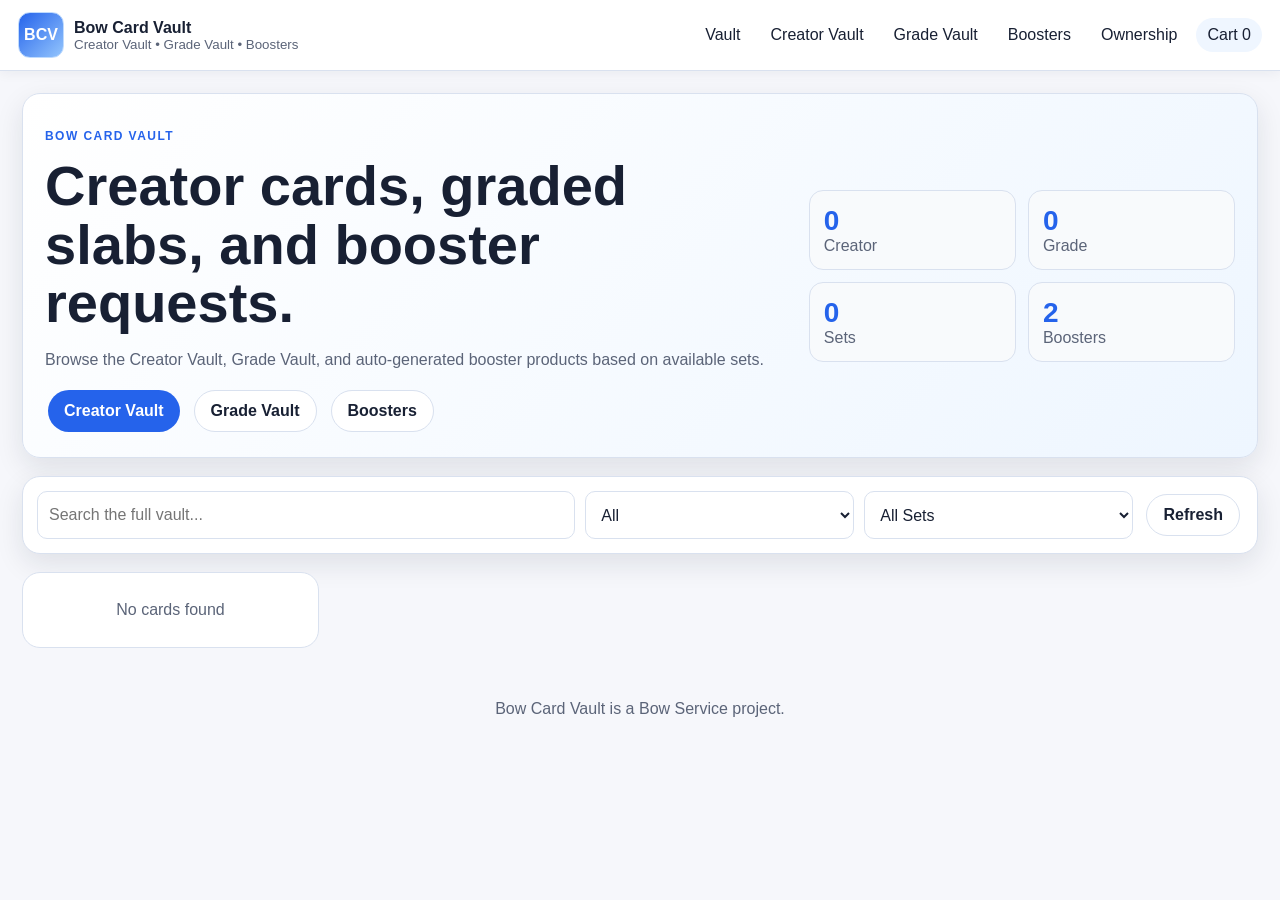
<file: index.html>
<!DOCTYPE html><html lang="en"><head><meta charset="UTF-8"><meta name="viewport" content="width=device-width,initial-scale=1.0"><title>Bow Card Vault</title><link rel="stylesheet" href="css/styles.css"></head><body><div id="toast" class="toast"></div><header class="top"><div class="top-inner"><a class="brand" href="index.html"><span class="brand-mark">BCV</span><div><strong>Bow Card Vault</strong><small>Creator Vault • Grade Vault • Boosters</small></div></a><button id="menuBtn" class="menu">☰</button><nav id="nav" class="nav"><a href="index.html">Vault</a><a href="pages/creator.html">Creator Vault</a><a href="pages/grade.html">Grade Vault</a><a href="pages/boosters.html">Boosters</a><a href="pages/ownership.html">Ownership</a><a class="cart-pill" href="pages/cart.html">Cart <span id="cartCount">0</span></a></nav></div></header><main class="page"><section class="hero"><div><p class="eyebrow">Bow Card Vault</p><h1>Creator cards, graded slabs, and booster requests.</h1><p>Browse the Creator Vault, Grade Vault, and auto-generated booster products based on available sets.</p><div class="actions"><a class="primary" href="pages/creator.html">Creator Vault</a><a class="secondary" href="pages/grade.html">Grade Vault</a><a class="secondary" href="pages/boosters.html">Boosters</a></div></div><div class="stats"><span><b id="creatorCount">0</b>Creator</span><span><b id="gradeCount">0</b>Grade</span><span><b id="setCount">0</b>Sets</span><span><b id="boosterCount">0</b>Boosters</span></div></section><section class="toolbar"><input id="search" placeholder="Search the full vault..."><select id="typeFilter"><option value="">All</option><option value="creator">Creator</option><option value="grade">Grade</option></select><select id="setFilter"><option value="">All Sets</option></select><button class="secondary" id="refreshBtn">Refresh</button></section><section id="grid" class="grid"></section></main><footer>Bow Card Vault is a Bow Service project.</footer><script src="config.js"></script><script src="js/utils.js"></script><script src="js/data.js"></script><script src="js/cart.js"></script><script src="js/home.js"></script></body></html>
</file>
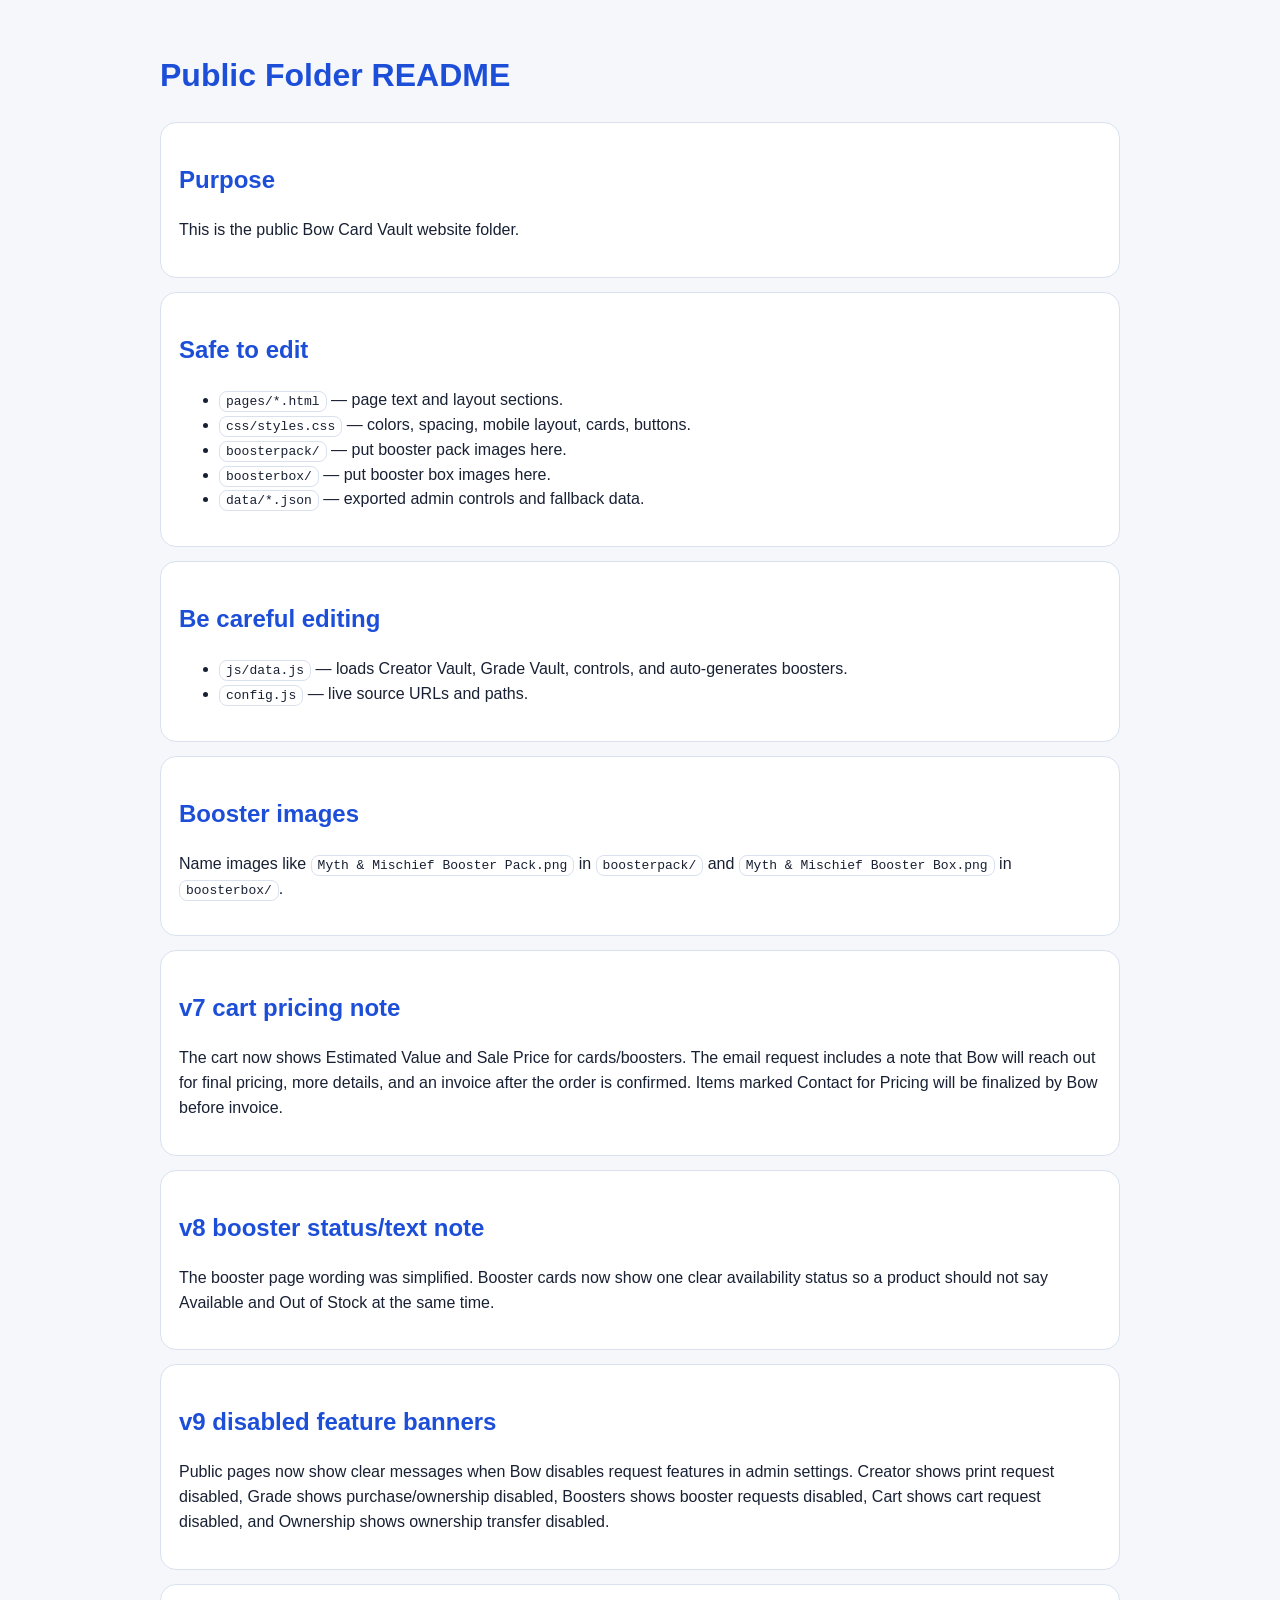
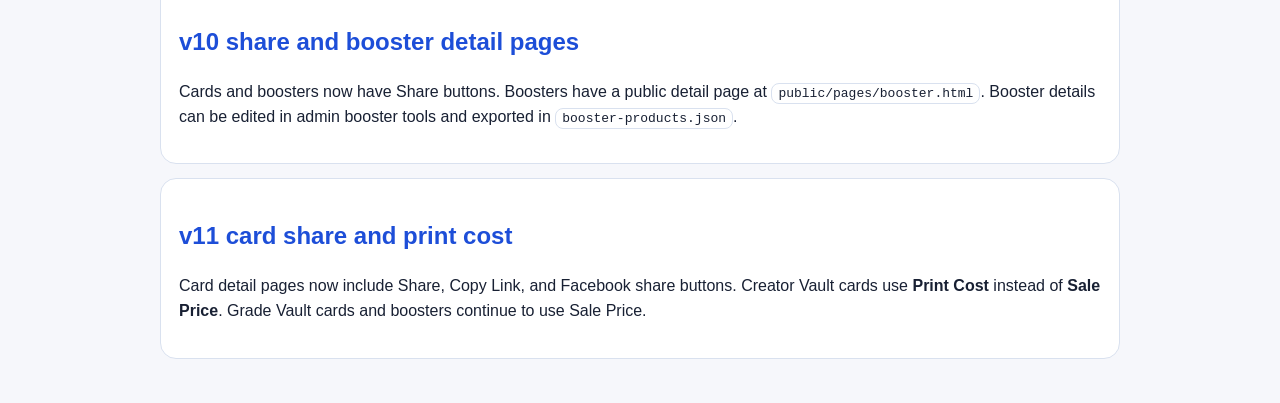
<file: README.html>
<!DOCTYPE html><html><head><meta charset="UTF-8"><title>Public Folder README</title><style>body{font-family:Inter,Segoe UI,Arial,sans-serif;max-width:960px;margin:auto;padding:30px;line-height:1.55;background:#f6f7fb;color:#182033}code,pre{background:#fff;border:1px solid #d9e1ef;border-radius:8px;padding:2px 6px}section{background:white;border:1px solid #d9e1ef;border-radius:16px;padding:18px;margin:14px 0}h1,h2{color:#1d4ed8}</style></head><body><h1>Public Folder README</h1><section><h2>Purpose</h2><p>This is the public Bow Card Vault website folder.</p></section><section><h2>Safe to edit</h2><ul><li><code>pages/*.html</code> — page text and layout sections.</li><li><code>css/styles.css</code> — colors, spacing, mobile layout, cards, buttons.</li><li><code>boosterpack/</code> — put booster pack images here.</li><li><code>boosterbox/</code> — put booster box images here.</li><li><code>data/*.json</code> — exported admin controls and fallback data.</li></ul></section><section><h2>Be careful editing</h2><ul><li><code>js/data.js</code> — loads Creator Vault, Grade Vault, controls, and auto-generates boosters.</li><li><code>config.js</code> — live source URLs and paths.</li></ul></section><section><h2>Booster images</h2><p>Name images like <code>Myth & Mischief Booster Pack.png</code> in <code>boosterpack/</code> and <code>Myth & Mischief Booster Box.png</code> in <code>boosterbox/</code>.</p></section></body></html><section><h2>v7 cart pricing note</h2><p>The cart now shows Estimated Value and Sale Price for cards/boosters. The email request includes a note that Bow will reach out for final pricing, more details, and an invoice after the order is confirmed. Items marked Contact for Pricing will be finalized by Bow before invoice.</p></section><section><h2>v8 booster status/text note</h2><p>The booster page wording was simplified. Booster cards now show one clear availability status so a product should not say Available and Out of Stock at the same time.</p></section><section><h2>v9 disabled feature banners</h2><p>Public pages now show clear messages when Bow disables request features in admin settings. Creator shows print request disabled, Grade shows purchase/ownership disabled, Boosters shows booster requests disabled, Cart shows cart request disabled, and Ownership shows ownership transfer disabled.</p></section><section><h2>v10 share and booster detail pages</h2><p>Cards and boosters now have Share buttons. Boosters have a public detail page at <code>public/pages/booster.html</code>. Booster details can be edited in admin booster tools and exported in <code>booster-products.json</code>.</p></section><section><h2>v11 card share and print cost</h2><p>Card detail pages now include Share, Copy Link, and Facebook share buttons. Creator Vault cards use <strong>Print Cost</strong> instead of <strong>Sale Price</strong>. Grade Vault cards and boosters continue to use Sale Price.</p></section>
</file>
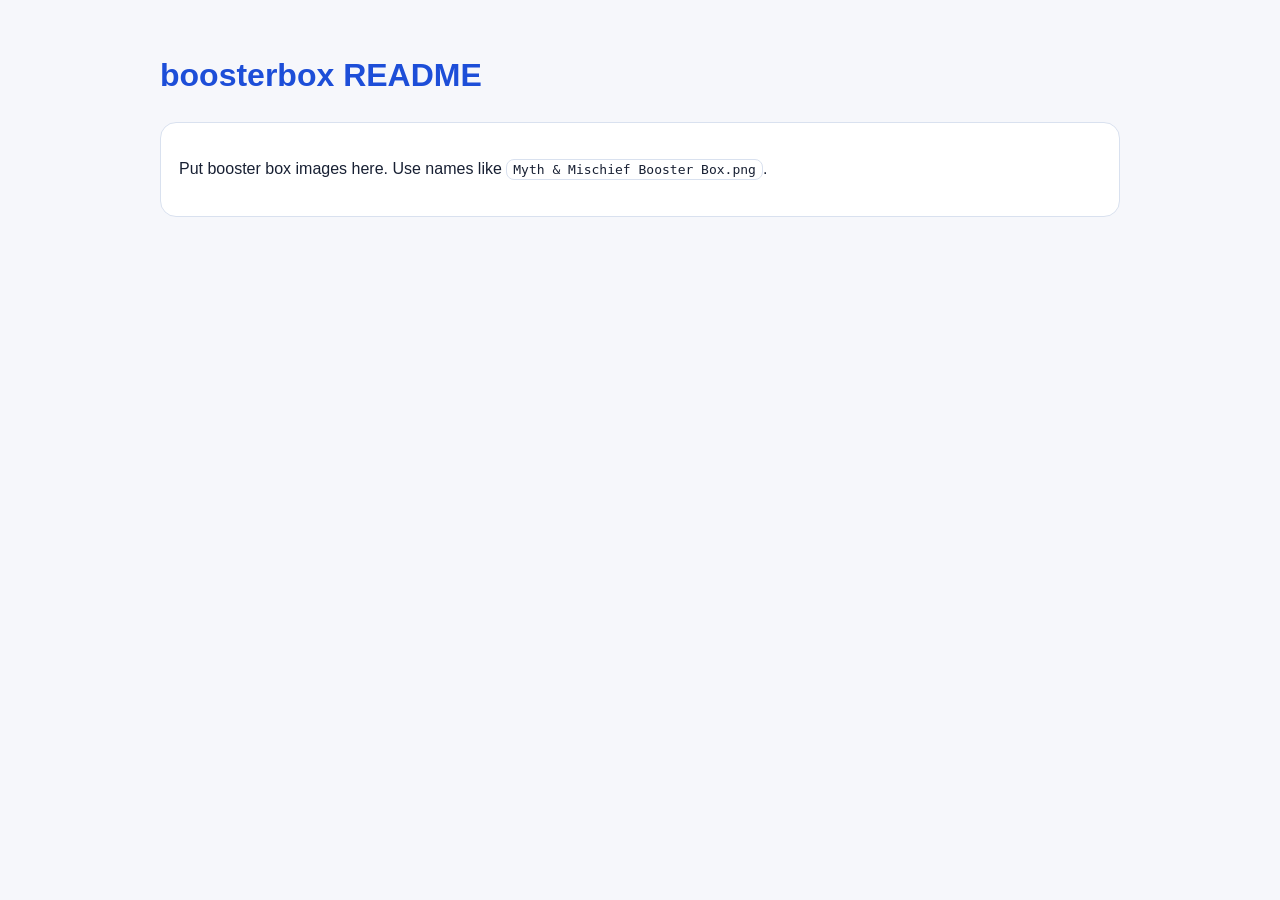
<file: boosterbox/README.html>
<!DOCTYPE html><html><head><meta charset="UTF-8"><title>Booster Box Images README</title><style>body{font-family:Inter,Segoe UI,Arial,sans-serif;max-width:960px;margin:auto;padding:30px;line-height:1.55;background:#f6f7fb;color:#182033}code,pre{background:#fff;border:1px solid #d9e1ef;border-radius:8px;padding:2px 6px}section{background:white;border:1px solid #d9e1ef;border-radius:16px;padding:18px;margin:14px 0}h1,h2{color:#1d4ed8}</style></head><body><h1>boosterbox README</h1><section><p>Put booster box images here. Use names like <code>Myth & Mischief Booster Box.png</code>.</p></section></body></html>
</file>
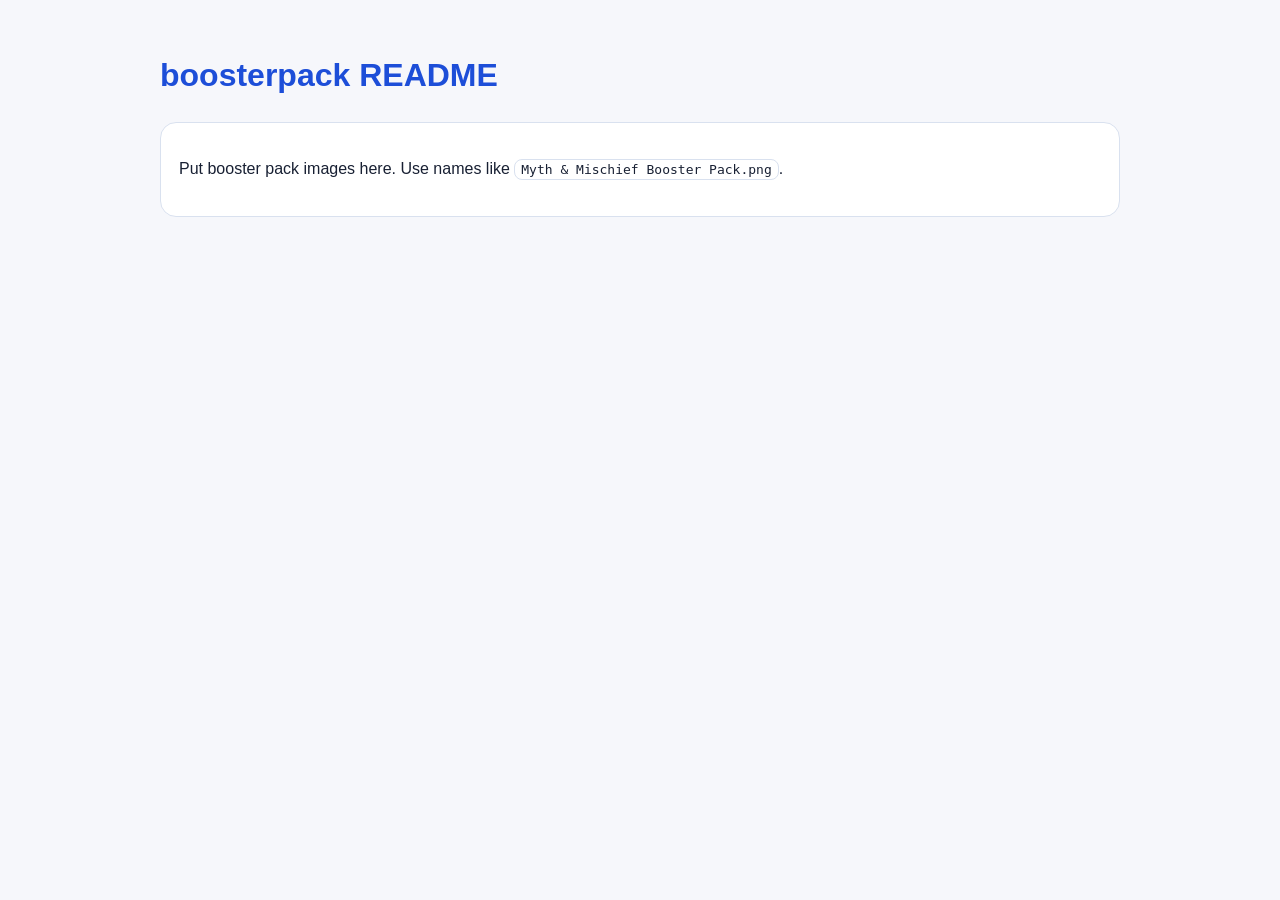
<file: boosterpack/README.html>
<!DOCTYPE html><html><head><meta charset="UTF-8"><title>Booster Pack Images README</title><style>body{font-family:Inter,Segoe UI,Arial,sans-serif;max-width:960px;margin:auto;padding:30px;line-height:1.55;background:#f6f7fb;color:#182033}code,pre{background:#fff;border:1px solid #d9e1ef;border-radius:8px;padding:2px 6px}section{background:white;border:1px solid #d9e1ef;border-radius:16px;padding:18px;margin:14px 0}h1,h2{color:#1d4ed8}</style></head><body><h1>boosterpack README</h1><section><p>Put booster pack images here. Use names like <code>Myth & Mischief Booster Pack.png</code>.</p></section></body></html>
</file>
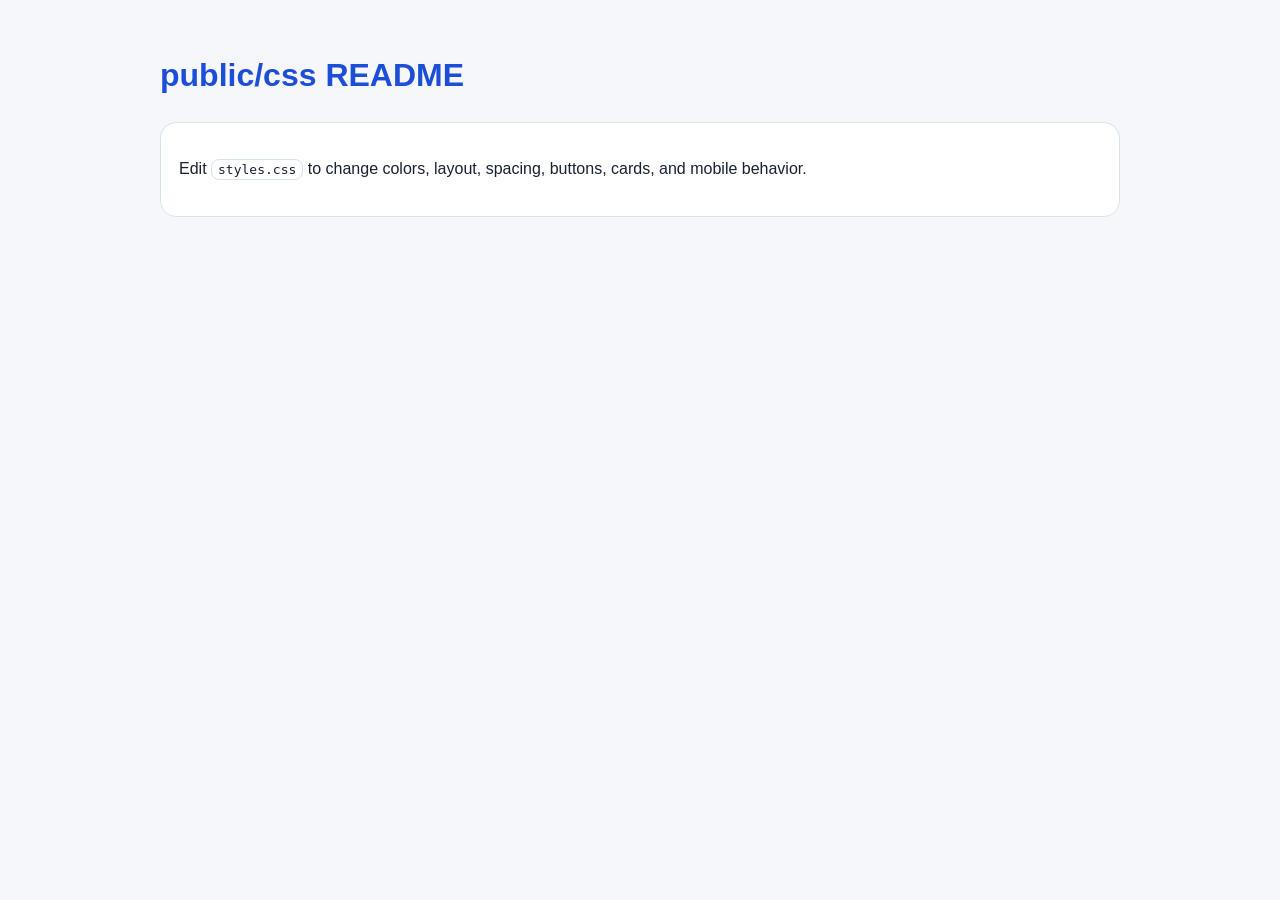
<file: css/README.html>
<!DOCTYPE html><html><head><meta charset="UTF-8"><title>CSS README</title><style>body{font-family:Inter,Segoe UI,Arial,sans-serif;max-width:960px;margin:auto;padding:30px;line-height:1.55;background:#f6f7fb;color:#182033}code,pre{background:#fff;border:1px solid #d9e1ef;border-radius:8px;padding:2px 6px}section{background:white;border:1px solid #d9e1ef;border-radius:16px;padding:18px;margin:14px 0}h1,h2{color:#1d4ed8}</style></head><body><h1>public/css README</h1><section><p>Edit <code>styles.css</code> to change colors, layout, spacing, buttons, cards, and mobile behavior.</p></section></body></html>
</file>
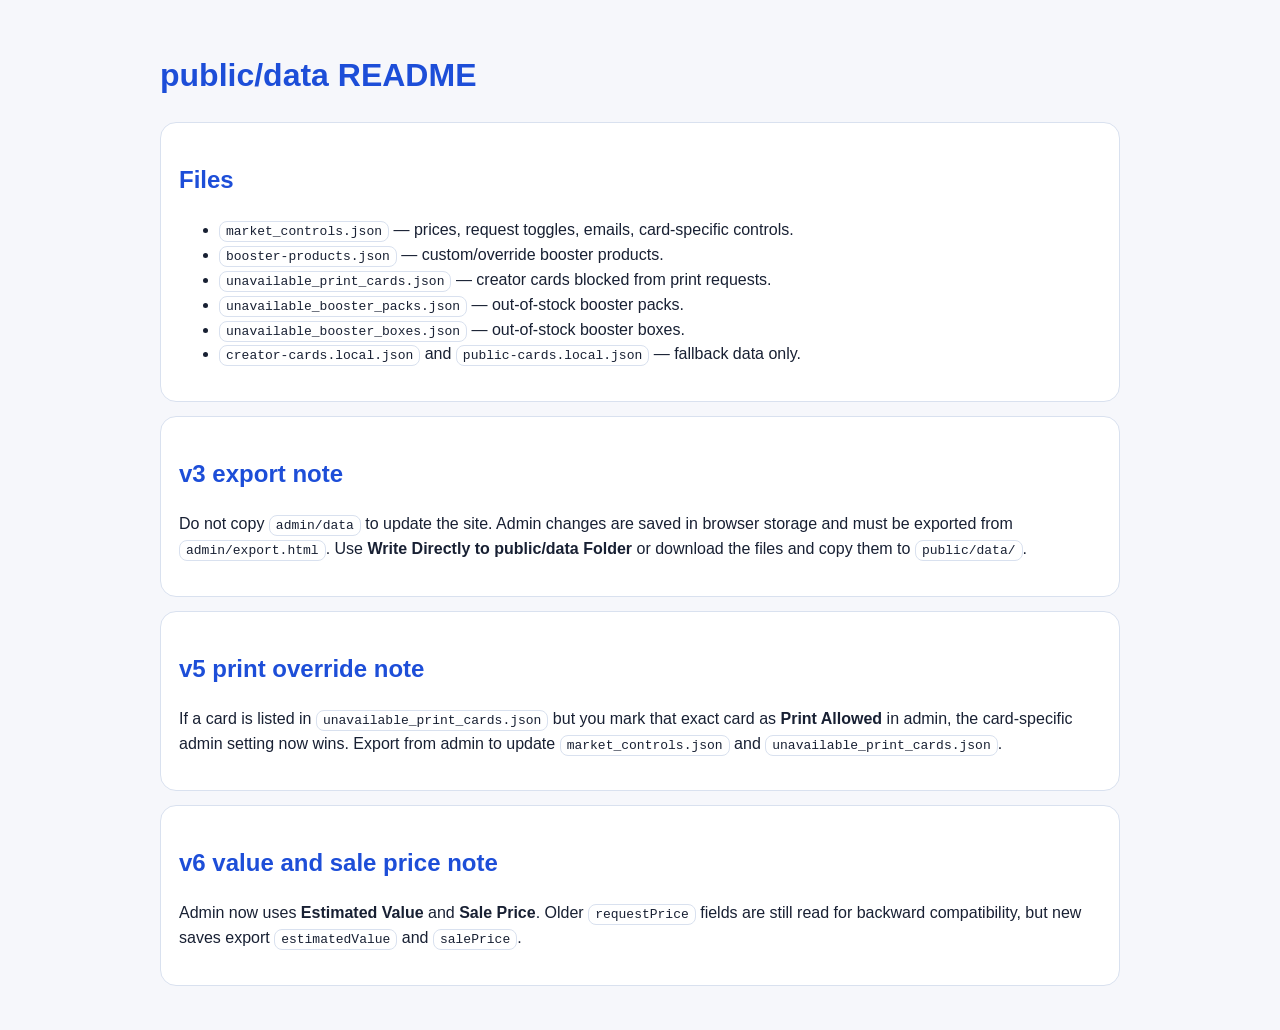
<file: data/README.html>
<!DOCTYPE html><html><head><meta charset="UTF-8"><title>Data README</title><style>body{font-family:Inter,Segoe UI,Arial,sans-serif;max-width:960px;margin:auto;padding:30px;line-height:1.55;background:#f6f7fb;color:#182033}code,pre{background:#fff;border:1px solid #d9e1ef;border-radius:8px;padding:2px 6px}section{background:white;border:1px solid #d9e1ef;border-radius:16px;padding:18px;margin:14px 0}h1,h2{color:#1d4ed8}</style></head><body><h1>public/data README</h1><section><h2>Files</h2><ul><li><code>market_controls.json</code> — prices, request toggles, emails, card-specific controls.</li><li><code>booster-products.json</code> — custom/override booster products.</li><li><code>unavailable_print_cards.json</code> — creator cards blocked from print requests.</li><li><code>unavailable_booster_packs.json</code> — out-of-stock booster packs.</li><li><code>unavailable_booster_boxes.json</code> — out-of-stock booster boxes.</li><li><code>creator-cards.local.json</code> and <code>public-cards.local.json</code> — fallback data only.</li></ul></section></body></html><section><h2>v3 export note</h2><p>Do not copy <code>admin/data</code> to update the site. Admin changes are saved in browser storage and must be exported from <code>admin/export.html</code>. Use <strong>Write Directly to public/data Folder</strong> or download the files and copy them to <code>public/data/</code>.</p></section><section><h2>v5 print override note</h2><p>If a card is listed in <code>unavailable_print_cards.json</code> but you mark that exact card as <strong>Print Allowed</strong> in admin, the card-specific admin setting now wins. Export from admin to update <code>market_controls.json</code> and <code>unavailable_print_cards.json</code>.</p></section><section><h2>v6 value and sale price note</h2><p>Admin now uses <strong>Estimated Value</strong> and <strong>Sale Price</strong>. Older <code>requestPrice</code> fields are still read for backward compatibility, but new saves export <code>estimatedValue</code> and <code>salePrice</code>.</p></section>
</file>
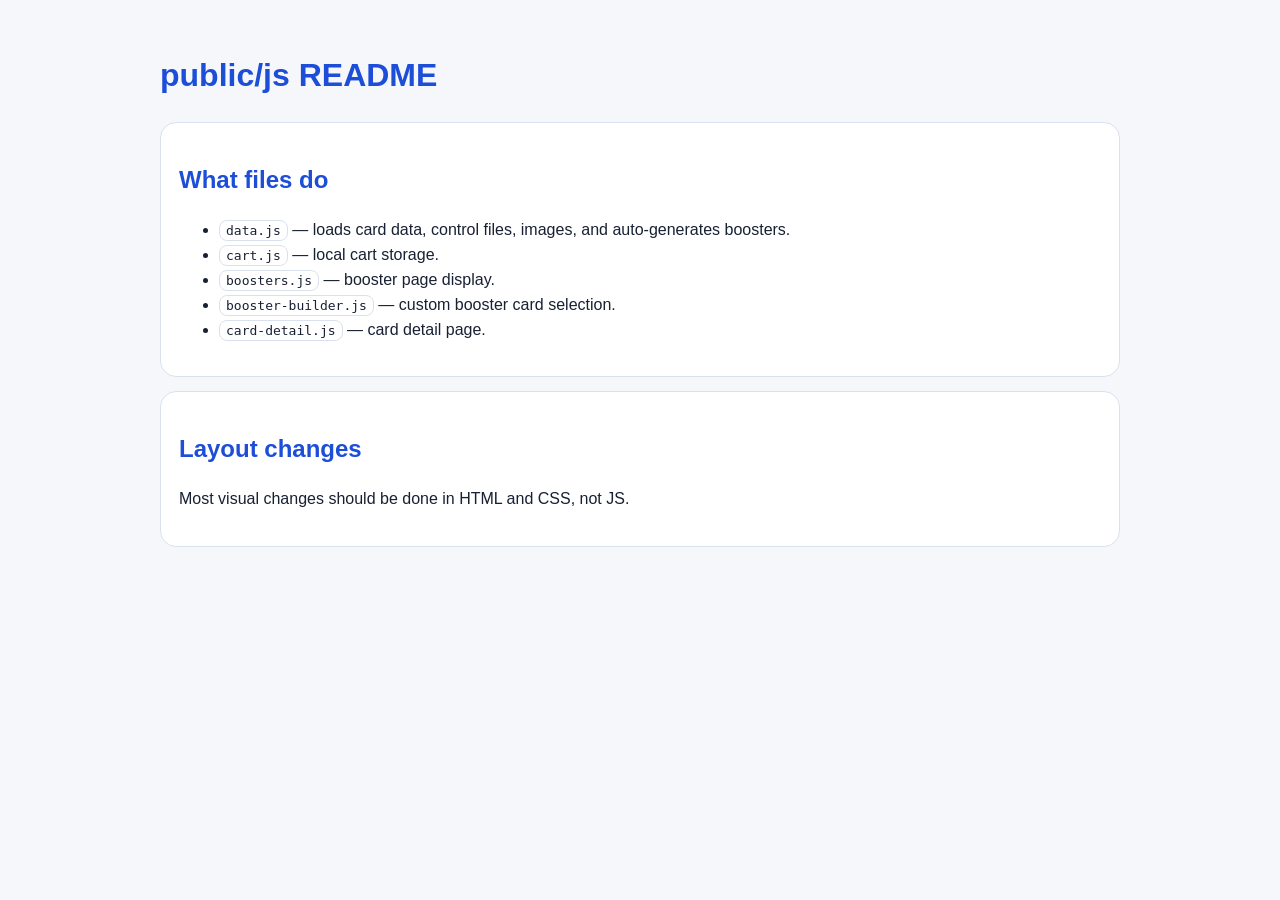
<file: js/README.html>
<!DOCTYPE html><html><head><meta charset="UTF-8"><title>JS README</title><style>body{font-family:Inter,Segoe UI,Arial,sans-serif;max-width:960px;margin:auto;padding:30px;line-height:1.55;background:#f6f7fb;color:#182033}code,pre{background:#fff;border:1px solid #d9e1ef;border-radius:8px;padding:2px 6px}section{background:white;border:1px solid #d9e1ef;border-radius:16px;padding:18px;margin:14px 0}h1,h2{color:#1d4ed8}</style></head><body><h1>public/js README</h1><section><h2>What files do</h2><ul><li><code>data.js</code> — loads card data, control files, images, and auto-generates boosters.</li><li><code>cart.js</code> — local cart storage.</li><li><code>boosters.js</code> — booster page display.</li><li><code>booster-builder.js</code> — custom booster card selection.</li><li><code>card-detail.js</code> — card detail page.</li></ul></section><section><h2>Layout changes</h2><p>Most visual changes should be done in HTML and CSS, not JS.</p></section></body></html>
</file>
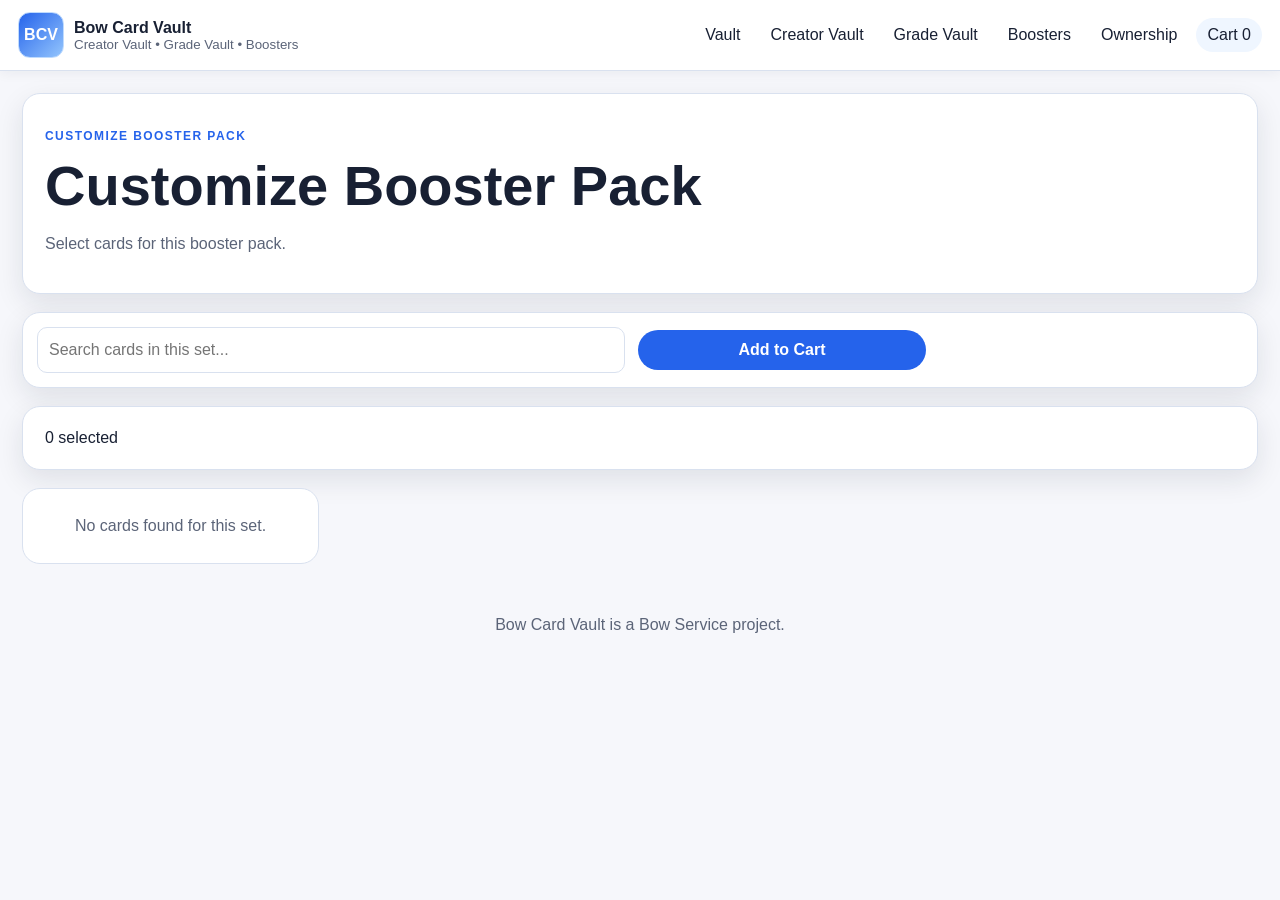
<file: pages/booster-builder.html>
<!DOCTYPE html><html lang="en"><head><meta charset="UTF-8"><meta name="viewport" content="width=device-width,initial-scale=1.0"><title>Customize Booster | Bow Card Vault</title><link rel="stylesheet" href="../css/styles.css"></head><body><div id="toast" class="toast"></div><header class="top"><div class="top-inner"><a class="brand" href="../index.html"><span class="brand-mark">BCV</span><div><strong>Bow Card Vault</strong><small>Creator Vault • Grade Vault • Boosters</small></div></a><button id="menuBtn" class="menu">☰</button><nav id="nav" class="nav"><a href="../index.html">Vault</a><a href="creator.html">Creator Vault</a><a href="grade.html">Grade Vault</a><a href="boosters.html">Boosters</a><a href="ownership.html">Ownership</a><a class="cart-pill" href="cart.html">Cart <span id="cartCount">0</span></a></nav></div></header><main class="page"><section class="panel"><p class="eyebrow">Customize Booster Pack</p><h1 id="builderTitle">Select Cards</h1><p id="builderLimit">Select up to 15 cards for this booster pack.</p></section><section class="toolbar"><input id="search" placeholder="Search cards in this set..."><button class="primary" id="addSelected">Add to Cart</button></section><div id="selectedCount" class="panel">0 selected</div><div id="cardSelectGrid" class="grid"></div></main><footer>Bow Card Vault is a Bow Service project.</footer><script src="../config.js"></script><script src="../js/utils.js"></script><script src="../js/data.js"></script><script src="../js/cart.js"></script><script src="../js/booster-builder.js"></script></body></html>
</file>
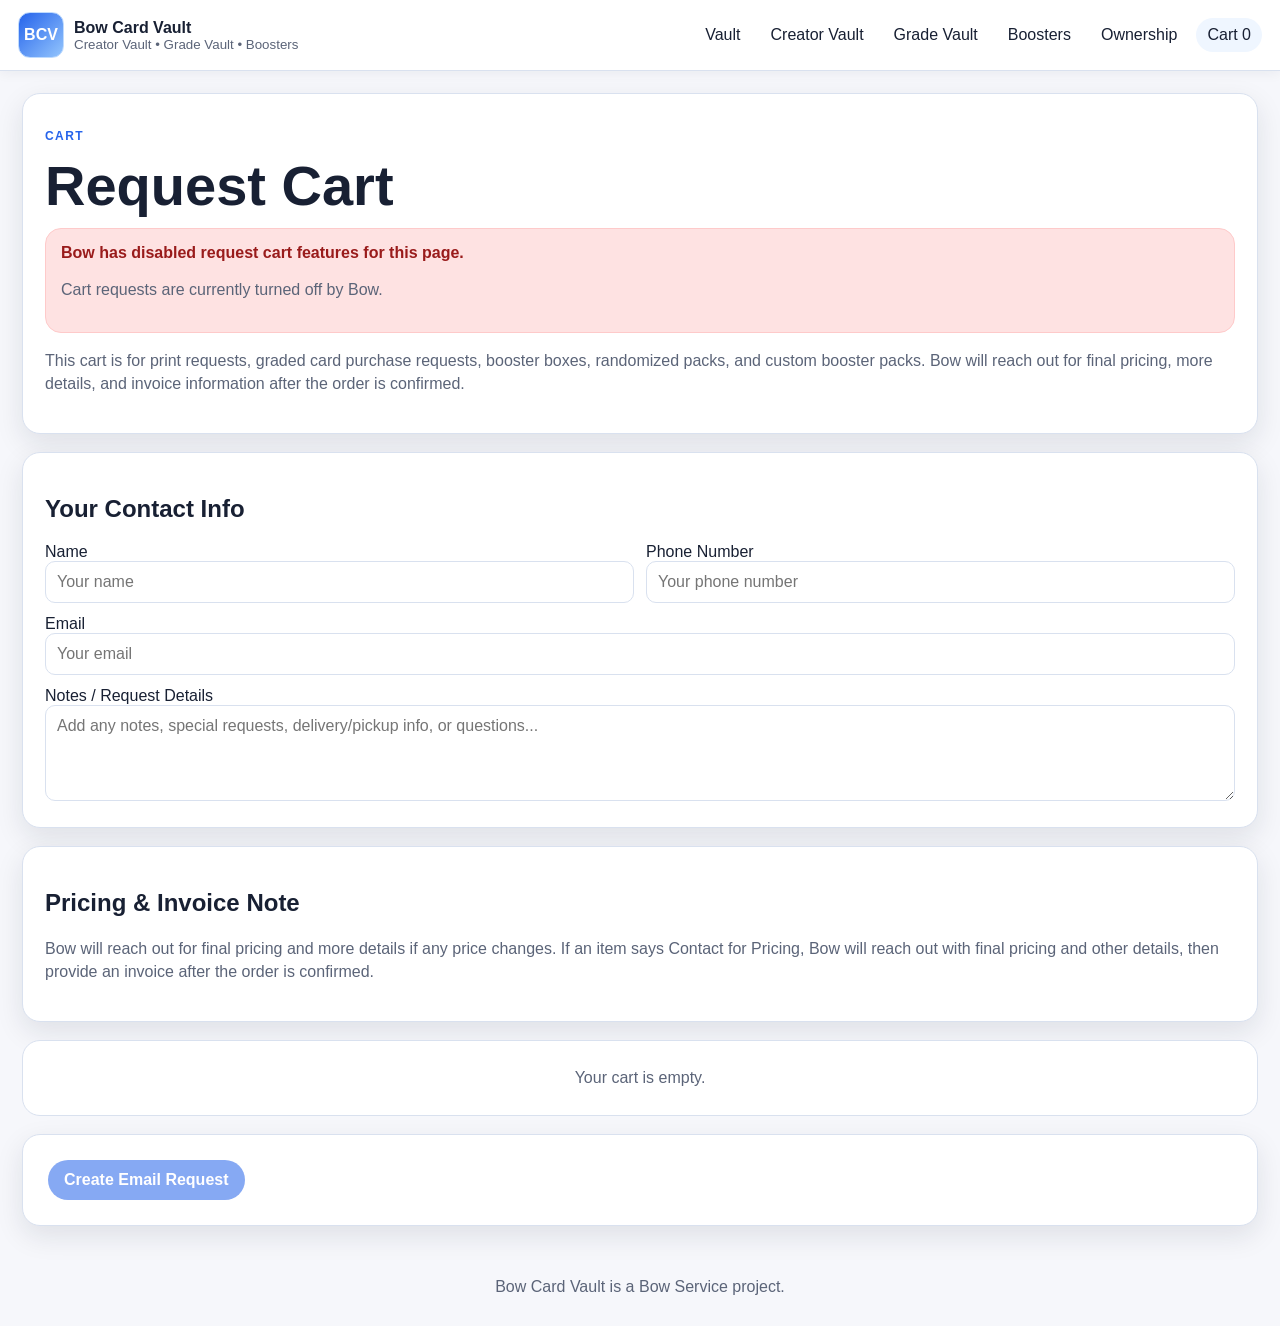
<file: pages/cart.html>
<!DOCTYPE html><html lang="en"><head><meta charset="UTF-8"><meta name="viewport" content="width=device-width,initial-scale=1.0"><title>Cart | Bow Card Vault</title><link rel="stylesheet" href="../css/styles.css"></head><body><div id="toast" class="toast"></div><header class="top"><div class="top-inner"><a class="brand" href="../index.html"><span class="brand-mark">BCV</span><div><strong>Bow Card Vault</strong><small>Creator Vault • Grade Vault • Boosters</small></div></a><button id="menuBtn" class="menu">☰</button><nav id="nav" class="nav"><a href="../index.html">Vault</a><a href="creator.html">Creator Vault</a><a href="grade.html">Grade Vault</a><a href="boosters.html">Boosters</a><a href="ownership.html">Ownership</a><a class="cart-pill" href="cart.html">Cart <span id="cartCount">0</span></a></nav></div></header><main class="page"><section class="panel"><p class="eyebrow">Cart</p><h1>Request Cart</h1><div class="notice"><strong>Notice:</strong> At the current moment, no order requests are being accepted during the building phase of the platform. This cart is for testing and planning only.</div><p>This cart is for print requests, graded card purchase requests, booster boxes, randomized packs, and custom booster packs. Bow will reach out for final pricing, more details, and invoice information after the order is confirmed.</p></section><section class="panel"><h2>Your Contact Info</h2><div class="form-grid"><label>Name<input id="customerName" placeholder="Your name"></label><label>Phone Number<input id="customerPhone" placeholder="Your phone number"></label><label class="full">Email<input id="customerEmail" type="email" placeholder="Your email"></label><label class="full">Notes / Request Details<textarea id="customerNotes" placeholder="Add any notes, special requests, delivery/pickup info, or questions..."></textarea></label></div></section><section id="cartList" class="cart-list"></section><section class="panel"><button class="primary" id="sendRequest">Create Email Request</button></section></main><footer>Bow Card Vault is a Bow Service project.</footer><script src="../config.js"></script><script src="../js/utils.js"></script><script src="../js/data.js"></script><script src="../js/cart.js"></script><script src="../js/cart-page.js"></script></body></html>
</file>
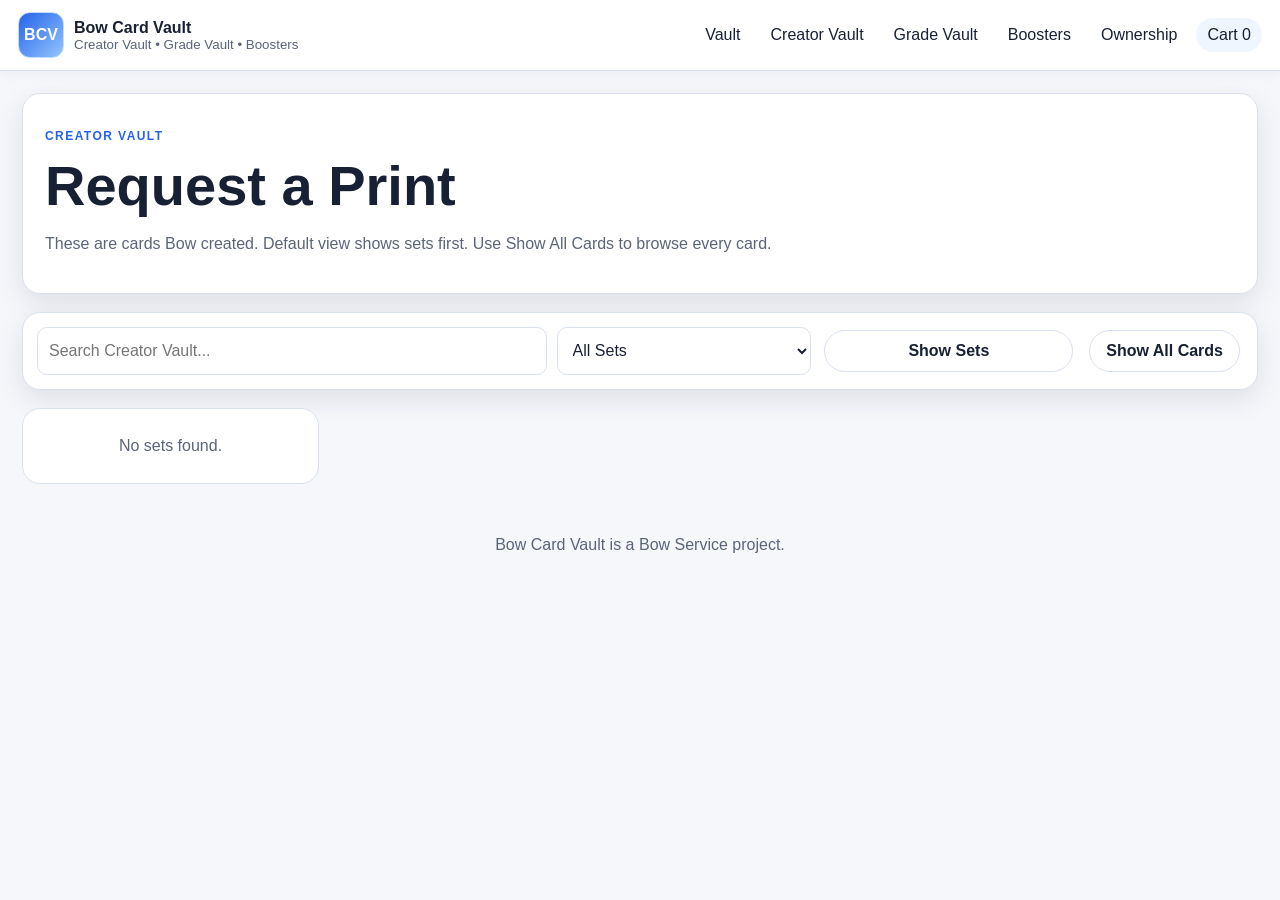
<file: pages/creator.html>
<!DOCTYPE html><html lang="en"><head><meta charset="UTF-8"><meta name="viewport" content="width=device-width,initial-scale=1.0"><title>Creator Vault | Bow Card Vault</title><link rel="stylesheet" href="../css/styles.css"></head><body><div id="toast" class="toast"></div><header class="top"><div class="top-inner"><a class="brand" href="../index.html"><span class="brand-mark">BCV</span><div><strong>Bow Card Vault</strong><small>Creator Vault • Grade Vault • Boosters</small></div></a><button id="menuBtn" class="menu">☰</button><nav id="nav" class="nav"><a href="../index.html">Vault</a><a href="creator.html">Creator Vault</a><a href="grade.html">Grade Vault</a><a href="boosters.html">Boosters</a><a href="ownership.html">Ownership</a><a class="cart-pill" href="cart.html">Cart <span id="cartCount">0</span></a></nav></div></header><main class="page"><section class="panel"><p class="eyebrow">Creator Vault</p><h1>Request a Print</h1><p>These are cards Bow created. Default view shows sets first. Use Show All Cards to browse every card.</p></section><section class="toolbar"><input id="search" placeholder="Search Creator Vault..."><select id="setFilter"><option value="">All Sets</option></select><button class="secondary" id="showSetsBtn">Show Sets</button><button class="secondary" id="showAllBtn">Show All Cards</button></section><div id="grid" class="set-grid"></div></main><footer>Bow Card Vault is a Bow Service project.</footer><script src="../config.js"></script><script src="../js/utils.js"></script><script src="../js/data.js"></script><script src="../js/cart.js"></script><script src="../js/creator-page.js"></script></body></html>
</file>
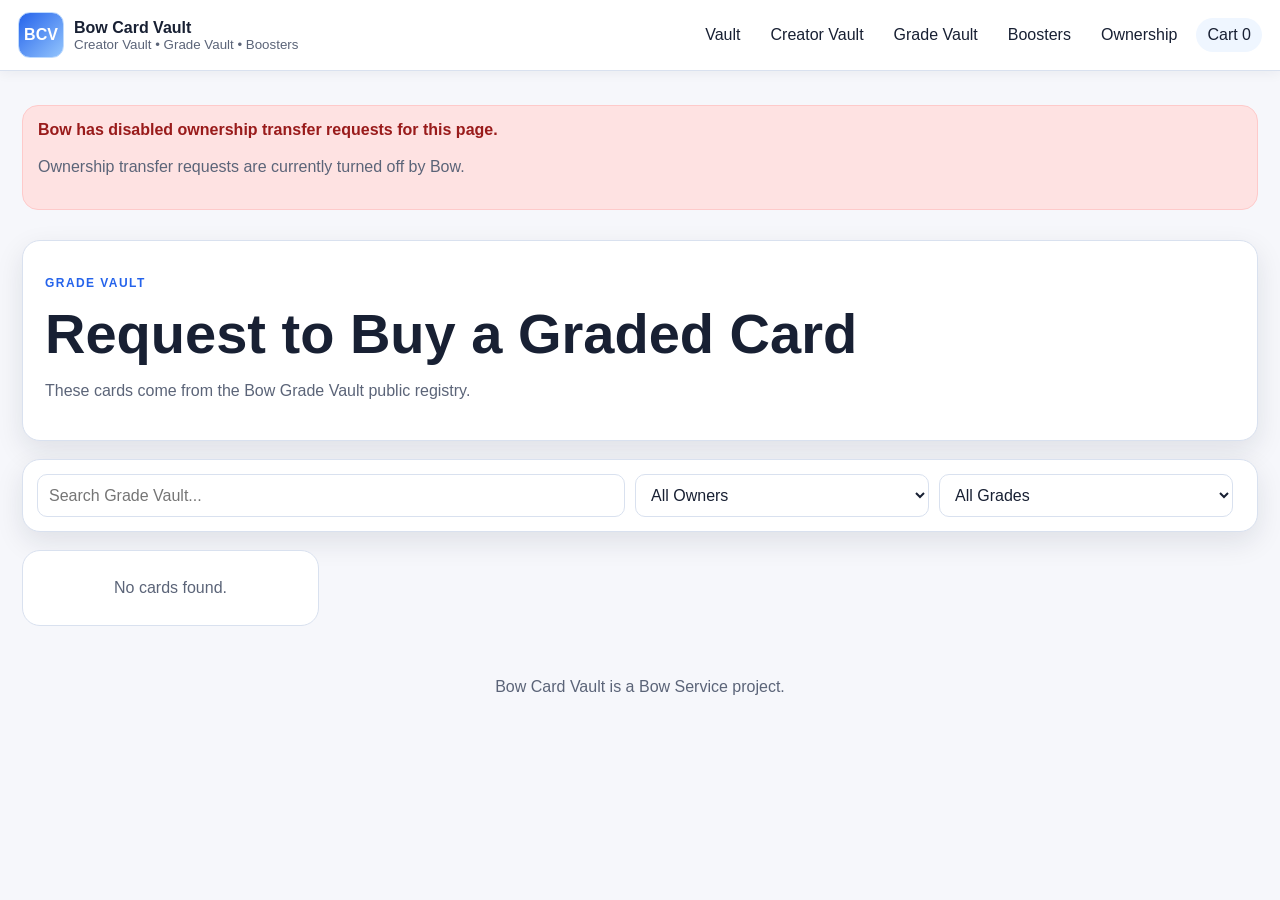
<file: pages/grade.html>
<!DOCTYPE html><html lang="en"><head><meta charset="UTF-8"><meta name="viewport" content="width=device-width,initial-scale=1.0"><title>Grade Vault | Bow Card Vault</title><link rel="stylesheet" href="../css/styles.css"></head><body><div id="toast" class="toast"></div><header class="top"><div class="top-inner"><a class="brand" href="../index.html"><span class="brand-mark">BCV</span><div><strong>Bow Card Vault</strong><small>Creator Vault • Grade Vault • Boosters</small></div></a><button id="menuBtn" class="menu">☰</button><nav id="nav" class="nav"><a href="../index.html">Vault</a><a href="creator.html">Creator Vault</a><a href="grade.html">Grade Vault</a><a href="boosters.html">Boosters</a><a href="ownership.html">Ownership</a><a class="cart-pill" href="cart.html">Cart <span id="cartCount">0</span></a></nav></div></header><main class="page"><section class="panel"><p class="eyebrow">Grade Vault</p><h1>Request to Buy a Graded Card</h1><p>These cards come from the Bow Grade Vault public registry.</p></section><section class="toolbar"><input id="search" placeholder="Search Grade Vault..."><select id="ownerFilter"><option value="">All Owners</option></select><select id="gradeFilter"><option value="">All Grades</option></select></section><div id="grid" class="grid"></div></main><footer>Bow Card Vault is a Bow Service project.</footer><script src="../config.js"></script><script src="../js/utils.js"></script><script src="../js/data.js"></script><script src="../js/cart.js"></script><script src="../js/grade-page.js"></script></body></html>
</file>
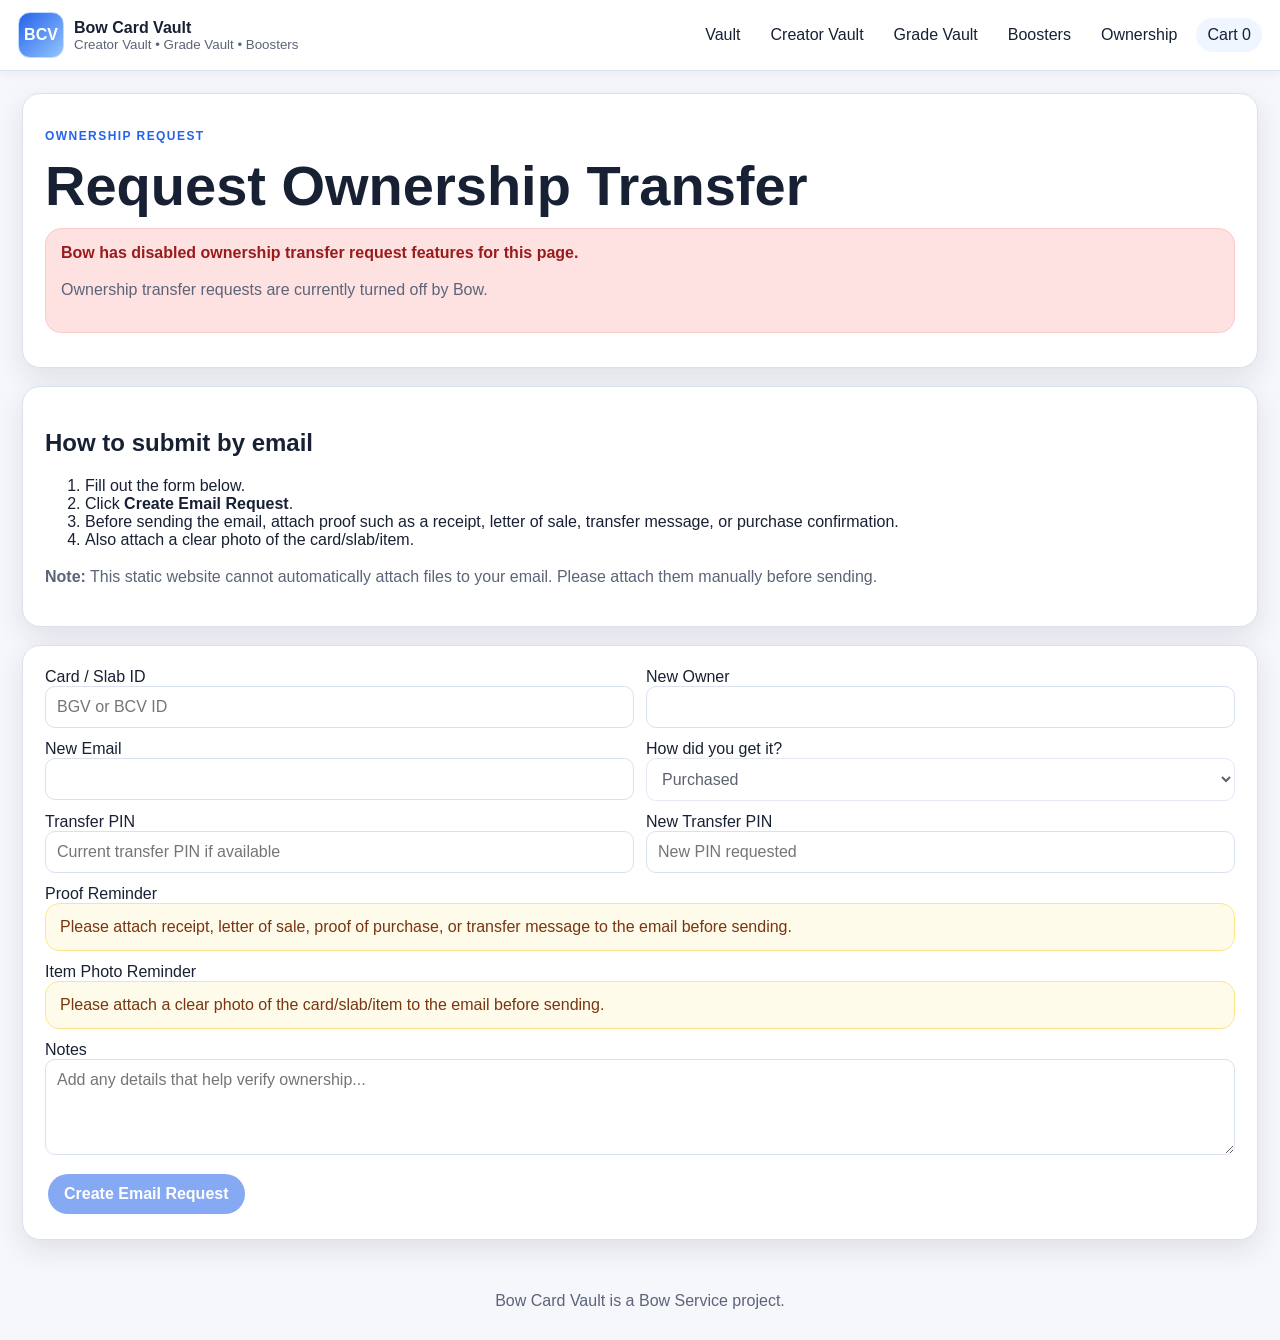
<file: pages/ownership.html>
<!DOCTYPE html><html lang="en"><head><meta charset="UTF-8"><meta name="viewport" content="width=device-width,initial-scale=1.0"><title>Ownership Request | Bow Card Vault</title><link rel="stylesheet" href="../css/styles.css"></head><body><div id="toast" class="toast"></div><header class="top"><div class="top-inner"><a class="brand" href="../index.html"><span class="brand-mark">BCV</span><div><strong>Bow Card Vault</strong><small>Creator Vault • Grade Vault • Boosters</small></div></a><button id="menuBtn" class="menu">☰</button><nav id="nav" class="nav"><a href="../index.html">Vault</a><a href="creator.html">Creator Vault</a><a href="grade.html">Grade Vault</a><a href="boosters.html">Boosters</a><a href="ownership.html">Ownership</a><a class="cart-pill" href="cart.html">Cart <span id="cartCount">0</span></a></nav></div></header><main class="page"><section class="panel"><p class="eyebrow">Ownership Request</p><h1>Request Ownership Transfer</h1><div class="notice"><strong>Important:</strong> Bow Card Vault may reach out to the previous owner to verify transfer of ownership. If confirmation is not received, the request may stay pending or be rejected.<br><br><strong>Tip:</strong> To make transfers quicker, it may be faster if the previous owner submits the transfer request from their own email.</div></section><section class="panel"><h2>How to submit by email</h2><ol><li>Fill out the form below.</li><li>Click <strong>Create Email Request</strong>.</li><li>Before sending the email, attach proof such as a receipt, letter of sale, transfer message, or purchase confirmation.</li><li>Also attach a clear photo of the card/slab/item.</li></ol><p><strong>Note:</strong> This static website cannot automatically attach files to your email. Please attach them manually before sending.</p></section><section class="panel"><form class="form-grid" id="ownershipForm"><label>Card / Slab ID<input id="cardId" placeholder="BGV or BCV ID"></label><label>New Owner<input id="newOwner" required></label><label>New Email<input id="newEmail" type="email"></label><label>How did you get it?<select id="method"><option>Purchased</option><option>Gifted</option><option>Trade</option><option>Other</option></select></label><label>Transfer PIN<input id="transferPin" placeholder="Current transfer PIN if available"></label><label>New Transfer PIN<input id="newTransferPin" placeholder="New PIN requested"></label><label class="full">Proof Reminder<div class="fake-file-note">Please attach receipt, letter of sale, proof of purchase, or transfer message to the email before sending.</div></label><label class="full">Item Photo Reminder<div class="fake-file-note">Please attach a clear photo of the card/slab/item to the email before sending.</div></label><label class="full">Notes<textarea id="notes" placeholder="Add any details that help verify ownership..."></textarea></label><div class="full"><button type="submit" class="primary">Create Email Request</button></div></form></section></main><footer>Bow Card Vault is a Bow Service project.</footer><script src="../config.js"></script><script src="../js/utils.js"></script><script src="../js/data.js"></script><script src="../js/cart.js"></script><script src="../js/ownership.js"></script></body></html>
</file>
<file: css/styles.css>
:root{
  --bg:#f6f7fb;
  --paper:#ffffff;
  --paper2:#f0f4ff;
  --ink:#182033;
  --muted:#5b6478;
  --line:#d9e1ef;
  --blue:#2563eb;
  --blue2:#1d4ed8;
  --gold:#b7791f;
  --green:#15803d;
  --red:#b91c1c;
  --orange:#c2410c;
  --shadow:0 10px 28px rgba(18,32,51,.10);
}
*{box-sizing:border-box;min-width:0}
html,body{margin:0;max-width:100%;overflow-x:hidden;font-family:Inter,Segoe UI,Arial,sans-serif;background:var(--bg);color:var(--ink)}
a{text-decoration:none;color:inherit}
button,input,select,textarea{font:inherit}
button{cursor:pointer}
.top{position:sticky;top:0;z-index:50;background:rgba(255,255,255,.96);border-bottom:1px solid var(--line);box-shadow:0 2px 12px rgba(18,32,51,.06)}
.top-inner{max-width:1480px;margin:auto;display:flex;align-items:center;gap:14px;padding:12px 18px}
.brand{display:flex;gap:10px;align-items:center;flex:1;color:var(--ink)}
.brand-mark{width:46px;height:46px;display:grid;place-items:center;border-radius:12px;background:linear-gradient(135deg,#2563eb,#93c5fd);color:white;font-weight:900;border:1px solid #bfdbfe}
.brand small{display:block;color:var(--muted)}
.nav{display:flex;gap:8px;flex-wrap:wrap}
.nav a{padding:8px 11px;border-radius:999px;color:var(--ink)}
.nav a:hover,.nav a.active,.cart-pill{background:#eff6ff;color:var(--blue)}
.menu{display:none;background:transparent;border:0;color:var(--ink);font-size:24px}
.page{max-width:1480px;margin:auto;padding:22px;display:grid;gap:18px}
.hero,.panel{background:var(--paper);border:1px solid var(--line);border-radius:18px;padding:22px;box-shadow:var(--shadow)}
.hero{display:grid;grid-template-columns:1.4fr .8fr;gap:18px;align-items:center;background:linear-gradient(135deg,#fff,#eef6ff)}
.eyebrow{text-transform:uppercase;letter-spacing:.12em;font-size:12px;color:var(--blue);font-weight:900}
h1{font-size:clamp(32px,4.6vw,56px);line-height:1.04;margin:8px 0;color:var(--ink)}
h2,h3{color:var(--ink)}
p{color:var(--muted);line-height:1.45}
.toolbar{display:grid;grid-template-columns:2fr 1fr 1fr auto;gap:10px;background:var(--paper);border:1px solid var(--line);border-radius:18px;padding:14px;box-shadow:var(--shadow)}
input,select,textarea{width:100%;padding:11px;border-radius:10px;border:1px solid var(--line);background:white;color:var(--ink)}
textarea{min-height:96px}
.grid,.set-grid,.tool-grid{display:grid;grid-template-columns:repeat(auto-fill,minmax(250px,1fr));gap:16px}
.card,.set-card,.product-card,.cart-row,.tool-card,.readme-card{background:var(--paper);border:1px solid var(--line);border-radius:16px;overflow:hidden;box-shadow:var(--shadow)}
.card-img,.product-img,.set-img{width:100%;height:330px;object-fit:contain;background:#f8fafc;padding:8px;border-bottom:1px solid var(--line)}
.set-img{object-fit:cover}
.card-body,.set-body,.product-body,.tool-card,.readme-card{padding:14px}
.card h3,.set-card h3,.product-card h3{color:var(--ink);margin:8px 0}
.meta{display:flex;flex-wrap:wrap;gap:5px}
.badge{display:inline-block;border-radius:999px;padding:5px 9px;font-size:12px;font-weight:800;background:#eef2ff;border:1px solid #dbeafe;color:#1e3a8a;margin:2px}
.badge.auth,.badge.ok{background:#dcfce7;color:#166534;border-color:#bbf7d0}
.badge.out,.badge.no{background:#fee2e2;color:#991b1b;border-color:#fecaca}
.badge.warn,.badge.gold{background:#fef3c7;color:#92400e;border-color:#fde68a}
.badge.creator{background:#f3e8ff;color:#6b21a8;border-color:#e9d5ff}
.badge.grade{background:#e0f2fe;color:#075985;border-color:#bae6fd}
.primary,.secondary,.danger,.light{border:0;border-radius:999px;padding:11px 16px;font-weight:800;display:inline-flex;align-items:center;justify-content:center;margin:3px}
.primary,button:not(.secondary):not(.danger):not(.menu):not(.light){background:var(--blue);color:white}
.primary:hover,button:not(.secondary):not(.danger):not(.menu):not(.light):hover{background:var(--blue2)}
.secondary,.light{background:white;border:1px solid var(--line);color:var(--ink)}
.danger{background:var(--red);color:white}
button:disabled{opacity:.55;cursor:not-allowed}
.actions,.card-actions,.links,.row-actions{display:flex;gap:8px;flex-wrap:wrap}
.notice,.fake-file-note{border:1px solid #fde68a;background:#fffbeb;border-radius:14px;padding:14px;color:#78350f}
.form-grid,.editor-grid{display:grid;grid-template-columns:repeat(2,1fr);gap:12px}
.full{grid-column:1/-1}
.stats{display:grid;grid-template-columns:repeat(auto-fit,minmax(170px,1fr));gap:12px}
.stats span{display:block;background:#f8fafc;border:1px solid var(--line);border-radius:14px;padding:14px;color:var(--muted)}
.stats b{display:block;color:var(--blue);font-size:28px}
.cart-list{display:grid;gap:12px}
.cart-row{display:grid;grid-template-columns:110px 1fr;gap:14px;padding:14px}
.cart-row img{width:110px;height:150px;object-fit:contain;background:#f8fafc;border-radius:12px;border:1px solid var(--line)}
.cart-row-wide{grid-template-columns:130px 1fr}
.pack-expanded{grid-column:1/-1;border-top:1px solid var(--line);padding-top:12px;margin-top:10px}
.mini-card-grid{display:grid;grid-template-columns:repeat(auto-fill,minmax(220px,1fr));gap:10px}
.mini-card{display:grid;grid-template-columns:60px 1fr;gap:10px;border:1px solid var(--line);border-radius:12px;padding:8px;background:#f8fafc}
.mini-card img{width:60px;height:80px;object-fit:contain}
.qty-control{display:grid;grid-template-columns:42px 1fr 42px;gap:6px;align-items:center;margin-top:8px}
.qty-control strong{text-align:center;background:#f8fafc;border:1px solid var(--line);border-radius:10px;padding:10px}
.selected-card{outline:3px solid #93c5fd}
.empty{text-align:center;padding:28px;border:1px solid var(--line);border-radius:18px;color:var(--muted);background:white}
.detail{display:grid;grid-template-columns:minmax(280px,440px) 1fr;gap:22px;background:white;border:1px solid var(--line);border-radius:18px;padding:22px;box-shadow:var(--shadow)}
.gallery{display:grid;gap:10px}
.main-img{width:100%;max-height:720px;object-fit:contain;border:1px solid var(--line);border-radius:16px;background:#f8fafc}
.thumbs{display:flex;gap:8px;flex-wrap:wrap}
.thumbs img{width:72px;height:96px;object-fit:contain;background:#f8fafc;border:1px solid var(--line);border-radius:10px;cursor:pointer}
.kv{display:grid;grid-template-columns:170px 1fr;gap:8px;border:1px solid var(--line);border-radius:14px;padding:12px;background:#f8fafc}
.kv b{color:#334155}
.value-line{font-size:14px;color:var(--muted)}
.price-line{font-size:19px;color:var(--blue);font-weight:900}
.admin-tools{border:1px solid #bfdbfe;background:#eff6ff;border-radius:14px;padding:14px;margin-top:12px}
.admin-card-view{display:grid;grid-template-columns:minmax(260px,420px) 1fr;gap:18px}
.toast{position:fixed;left:50%;bottom:20px;transform:translateX(-50%);background:#111827;color:#fff;padding:12px 18px;border-radius:999px;z-index:400;opacity:0;pointer-events:none;transition:.2s}
.toast.show{opacity:1}
.table{width:100%;border-collapse:collapse;background:white;border:1px solid var(--line);border-radius:14px;overflow:hidden}
.table th,.table td{border-bottom:1px solid var(--line);padding:10px;text-align:left;color:var(--ink)}
footer{text-align:center;color:var(--muted);padding:30px}
@media(max-width:900px){
  .top-inner{display:grid;grid-template-columns:1fr auto}
  .menu{display:block}
  .nav{display:none;grid-column:1/-1;overflow-x:auto;white-space:nowrap}
  .nav.open{display:flex}
  .page{padding:12px}
  .hero,.toolbar,.form-grid,.editor-grid,.detail,.admin-card-view{grid-template-columns:1fr}
  .grid,.set-grid,.tool-grid{grid-template-columns:1fr}
  .card-img,.product-img,.set-img{height:360px}
  .kv{grid-template-columns:1fr}
  .cart-row,.cart-row-wide{grid-template-columns:1fr}
  .cart-row img{width:100%;height:220px}
}
/* v2 improvements */
.view-btn,.request-btn,.cart-btn,.tool-btn{border:0;border-radius:14px;padding:11px 15px;font-weight:900;display:inline-flex;align-items:center;gap:8px;justify-content:center;box-shadow:0 6px 16px rgba(37,99,235,.14);transition:.15s}
.view-btn{background:#eef2ff;color:#1e3a8a;border:1px solid #c7d2fe}
.view-btn:hover{background:#e0e7ff;transform:translateY(-1px)}
.request-btn{background:linear-gradient(135deg,#2563eb,#0ea5e9);color:white}
.request-btn:hover{filter:brightness(.96);transform:translateY(-1px)}
.cart-btn{background:linear-gradient(135deg,#16a34a,#22c55e);color:white}
.cart-btn:hover{filter:brightness(.96);transform:translateY(-1px)}
.tool-btn{background:linear-gradient(135deg,#f59e0b,#f97316);color:white}
.tool-btn:hover{filter:brightness(.96);transform:translateY(-1px)}
.disabled-action{background:#f1f5f9;color:#64748b;border:1px dashed #cbd5e1;box-shadow:none}
.set-tools{border:1px solid #bfdbfe;background:#eff6ff;border-radius:16px;padding:14px;margin:12px 0}
.export-grid{display:grid;grid-template-columns:repeat(auto-fit,minmax(260px,1fr));gap:14px}
.export-card{background:#fff;border:1px solid var(--line);border-radius:16px;padding:16px;box-shadow:var(--shadow)}
.export-card h3{margin-top:0}
.file-location{font-family:ui-monospace,SFMono-Regular,Menlo,monospace;background:#f8fafc;border:1px solid var(--line);border-radius:10px;padding:10px;color:#334155;overflow:auto}
.status-banner{border-radius:16px;padding:15px;border:1px solid #bfdbfe;background:#eff6ff;color:#1e3a8a;margin:12px 0}
.status-banner.off{border-color:#fecaca;background:#fee2e2;color:#991b1b}
.card-inline-tools{border-top:1px solid var(--line);margin-top:12px;padding-top:12px;background:#f8fafc;border-radius:12px;padding:12px}
.small-note{font-size:13px;color:var(--muted)}
</file>
